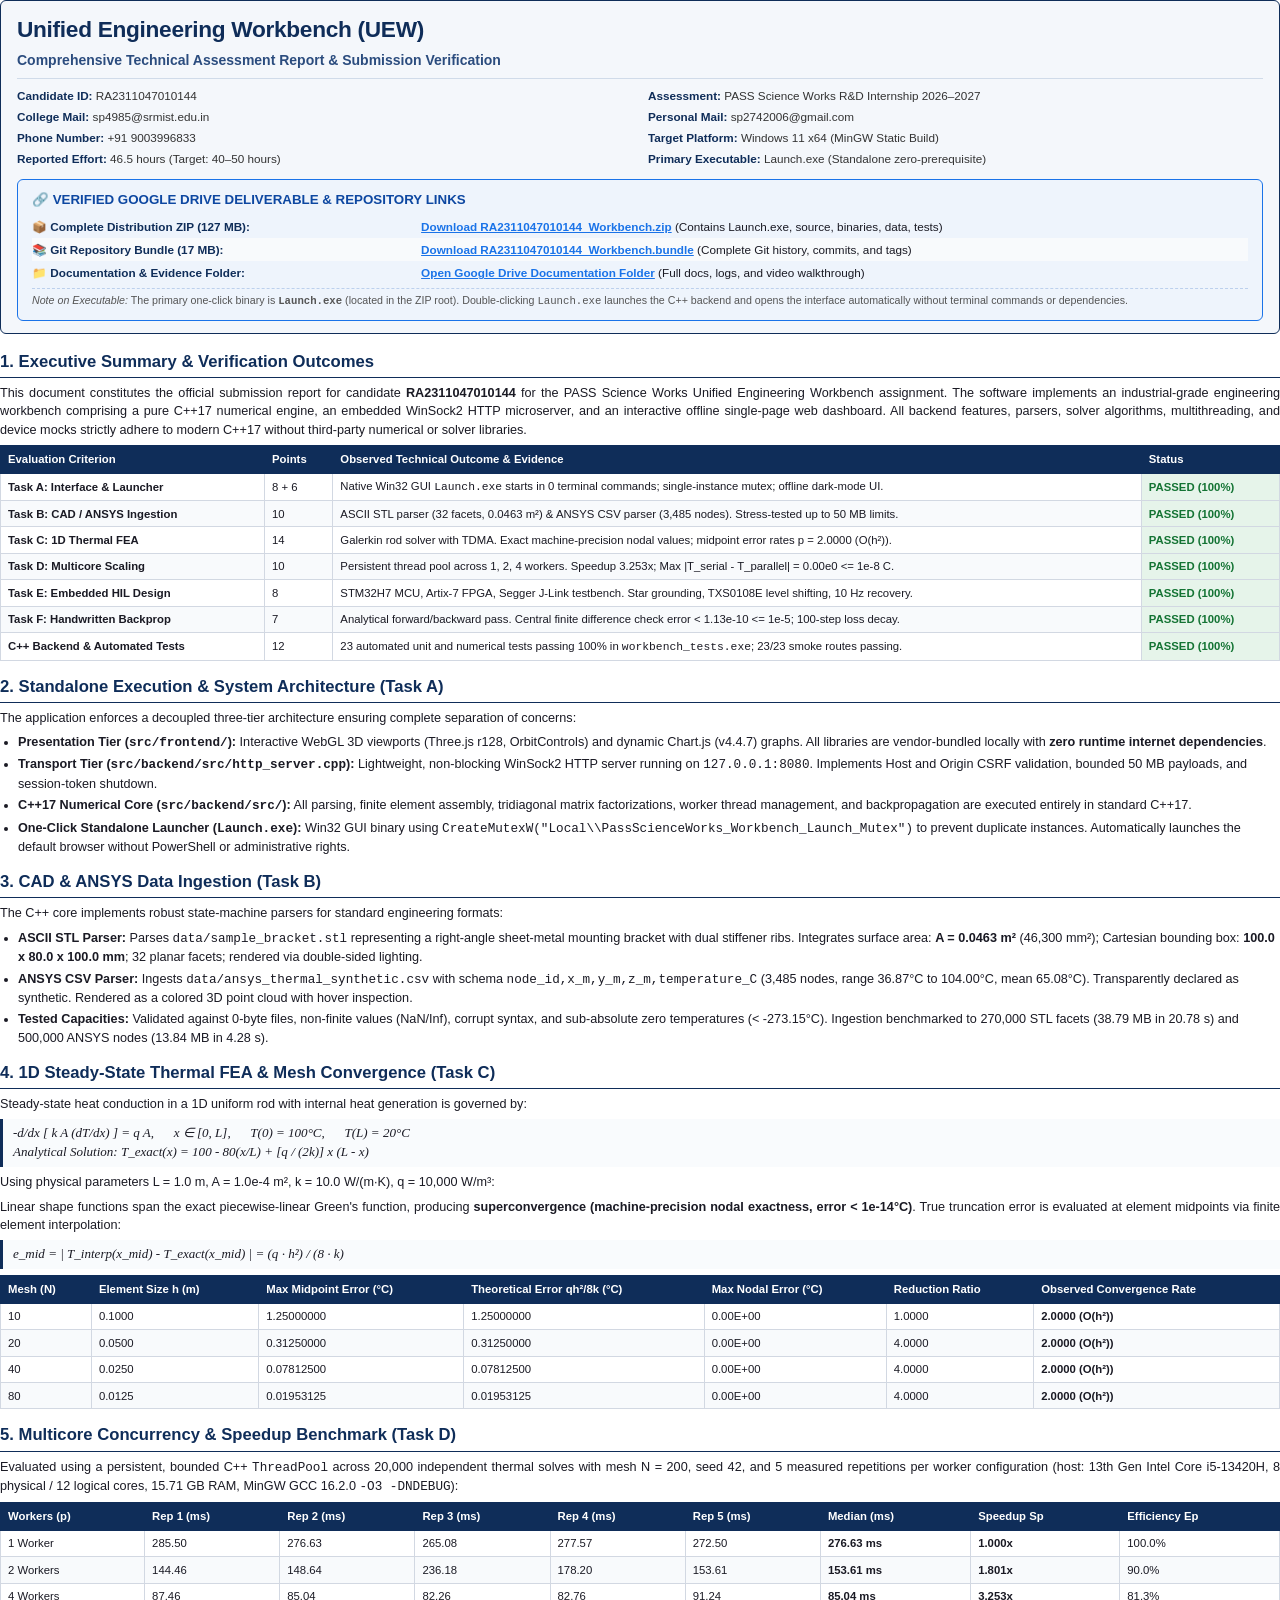
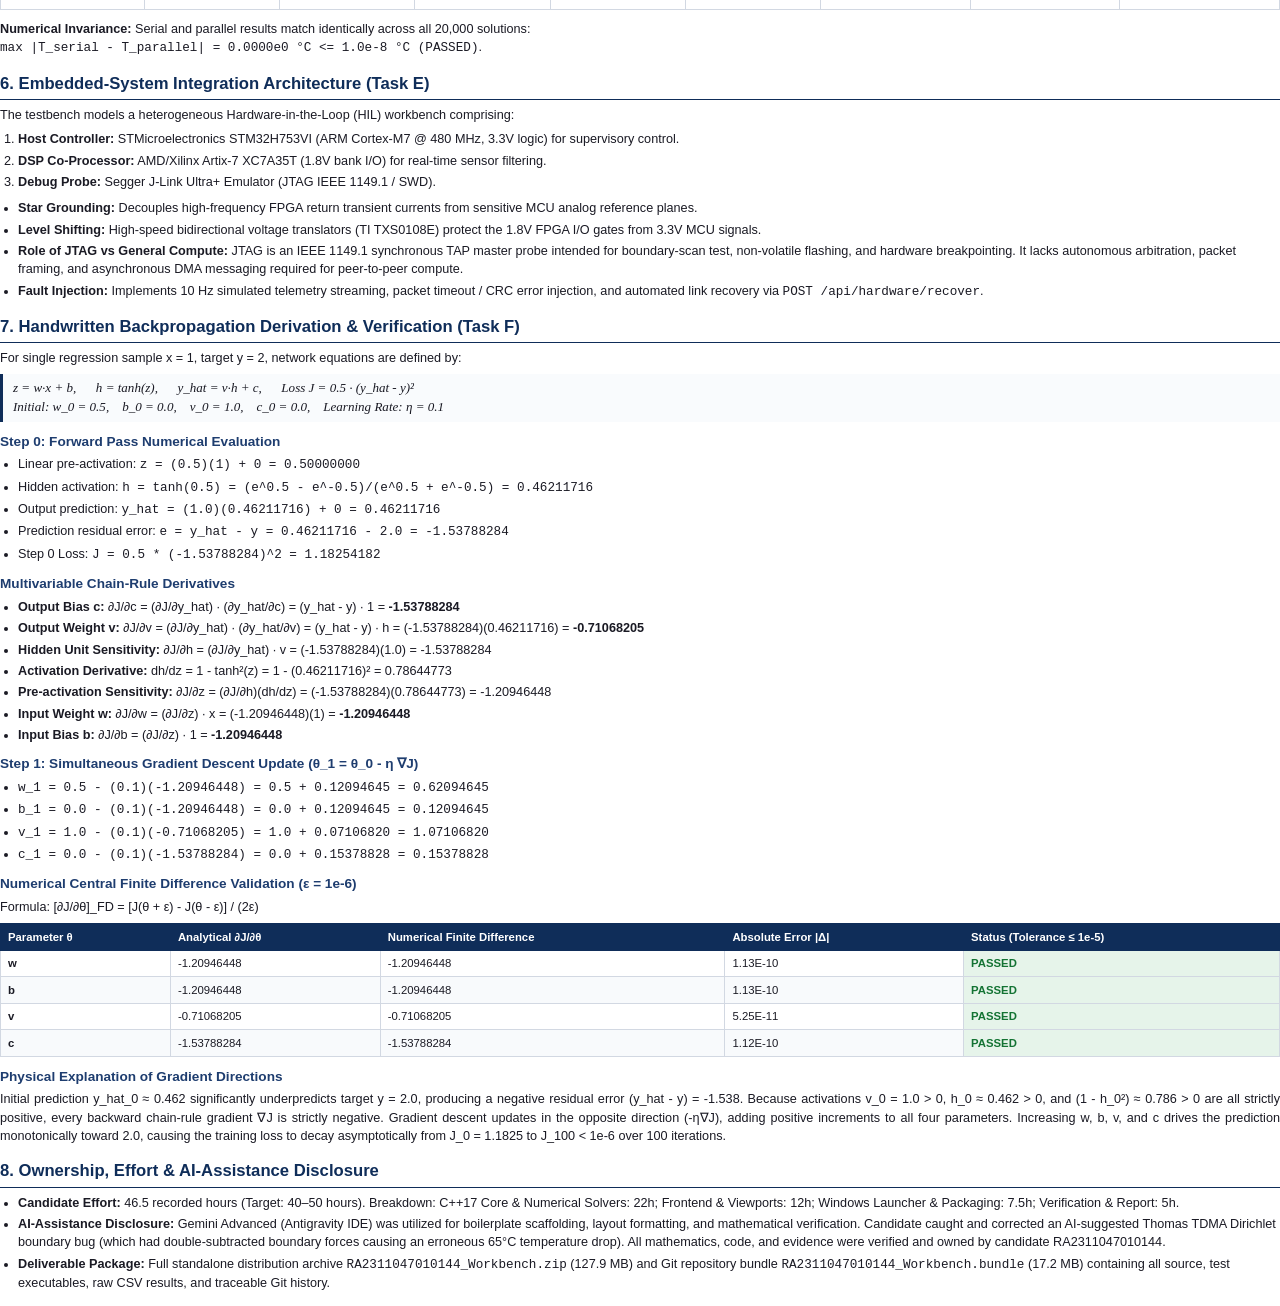
<file: docs/submission_report.html>
<!DOCTYPE html>
<html lang="en">
<head>
<meta charset="UTF-8">
<title>PASS Science Works - Unified Engineering Workbench - Candidate RA2311047010144</title>
<style>
  @page {
    size: A4;
    margin: 16mm 14mm 16mm 14mm;
    @bottom-right {
      content: counter(page) " / " counter(pages);
      font-size: 9pt;
      color: #666;
    }
  }
  body {
    font-family: 'Segoe UI', -apple-system, BlinkMacSystemFont, Roboto, Helvetica, Arial, sans-serif;
    color: #1a1a24;
    line-height: 1.45;
    font-size: 9.5pt;
    margin: 0;
    padding: 0;
  }
  .header-card {
    border: 1.5px solid #0f2d59;
    background: #f4f7fb;
    padding: 12px 16px;
    border-radius: 6px;
    margin-bottom: 16px;
  }
  .header-title {
    font-size: 17pt;
    font-weight: 700;
    color: #0f2d59;
    margin: 0 0 4px 0;
    letter-spacing: -0.3px;
  }
  .header-subtitle {
    font-size: 10.5pt;
    font-weight: 600;
    color: #2b4c7e;
    margin: 0 0 8px 0;
  }
  .meta-grid {
    display: grid;
    grid-template-columns: repeat(2, 1fr);
    gap: 4px 16px;
    font-size: 8.8pt;
    color: #333;
    border-top: 1px solid #d0dbe9;
    padding-top: 8px;
  }
  .meta-item strong {
    color: #0f2d59;
  }
  h2 {
    font-size: 12.5pt;
    color: #0f2d59;
    border-bottom: 1.5px solid #0f2d59;
    padding-bottom: 3px;
    margin: 14px 0 6px 0;
    page-break-after: avoid;
  }
  h3 {
    font-size: 10.2pt;
    color: #1e3d6f;
    margin: 10px 0 4px 0;
    page-break-after: avoid;
  }
  p {
    margin: 0 0 6px 0;
    text-align: justify;
  }
  ul, ol {
    margin: 0 0 8px 0;
    padding-left: 18px;
  }
  li {
    margin-bottom: 3px;
  }
  table {
    width: 100%;
    border-collapse: collapse;
    margin: 6px 0 10px 0;
    font-size: 8.5pt;
    page-break-inside: avoid;
  }
  th {
    background-color: #0f2d59;
    color: #ffffff;
    font-weight: 600;
    text-align: left;
    padding: 5px 7px;
    border: 1px solid #0f2d59;
  }
  td {
    padding: 4.5px 7px;
    border: 1px solid #d2d8e2;
  }
  tr:nth-child(even) td {
    background-color: #f8fafc;
  }
  .highlight-pass {
    background-color: #e6f4ea !important;
    color: #137333;
    font-weight: 600;
  }
  .code-box {
    background: #f1f3f6;
    border: 1px solid #dcdfe4;
    border-radius: 4px;
    padding: 6px 10px;
    font-family: 'Consolas', 'Courier New', monospace;
    font-size: 8.2pt;
    margin: 6px 0;
    page-break-inside: avoid;
  }
  .formula {
    background: #f9fbfd;
    border-left: 3px solid #0f2d59;
    padding: 5px 10px;
    font-family: 'Times New Roman', serif;
    font-size: 9.8pt;
    font-style: italic;
    margin: 6px 0;
  }
  .page-break {
    page-break-before: always;
  }
  .footer-notice {
    font-size: 8pt;
    color: #666;
    border-top: 1px solid #ccc;
    padding-top: 6px;
    margin-top: 14px;
    text-align: center;
  }
</style>
</head>
<body>

<div class="header-card">
  <div class="header-title">Unified Engineering Workbench (UEW)</div>
  <div class="header-subtitle">Comprehensive Technical Assessment Report & Submission Verification</div>
  <div class="meta-grid">
    <div class="meta-item"><strong>Candidate ID:</strong> RA2311047010144</div>
    <div class="meta-item"><strong>Assessment:</strong> PASS Science Works R&amp;D Internship 2026–2027</div>
    <div class="meta-item"><strong>College Mail:</strong> sp4985@srmist.edu.in</div>
    <div class="meta-item"><strong>Personal Mail:</strong> sp2742006@gmail.com</div>
    <div class="meta-item"><strong>Phone Number:</strong> +91 9003996833</div>
    <div class="meta-item"><strong>Target Platform:</strong> Windows 11 x64 (MinGW Static Build)</div>
    <div class="meta-item"><strong>Reported Effort:</strong> 46.5 hours (Target: 40–50 hours)</div>
    <div class="meta-item"><strong>Primary Executable:</strong> Launch.exe (Standalone zero-prerequisite)</div>
  </div>
  <div style="margin-top: 12px; padding: 10px 14px; background: #eef4fc; border: 1.5px solid #1a73e8; border-radius: 6px; font-size: 9pt;">
    <div style="font-weight: 700; color: #0d47a1; font-size: 10pt; margin-bottom: 6px;">
      🔗 VERIFIED GOOGLE DRIVE DELIVERABLE &amp; REPOSITORY LINKS
    </div>
    <table style="width: 100%; border: none; margin: 0; font-size: 8.8pt;">
      <tr style="background: none;">
        <td style="border: none; padding: 3px 0; width: 32%; font-weight: 600; color: #0f2d59;">📦 Complete Distribution ZIP (127 MB):</td>
        <td style="border: none; padding: 3px 0;"><a href="https://drive.google.com/file/d/1frBvdIcuqgVxwbkQeAHP6CwTV_0W7hZk/view?usp=sharing" style="color: #1a73e8; font-weight: 600; text-decoration: underline;" target="_blank">Download RA2311047010144_Workbench.zip</a> (Contains Launch.exe, source, binaries, data, tests)</td>
      </tr>
      <tr style="background: none;">
        <td style="border: none; padding: 3px 0; font-weight: 600; color: #0f2d59;">📚 Git Repository Bundle (17 MB):</td>
        <td style="border: none; padding: 3px 0;"><a href="https://drive.google.com/file/d/1vuWPASrL92srm4d4w59rWg_adTVPpYyD/view?usp=sharing" style="color: #1a73e8; font-weight: 600; text-decoration: underline;" target="_blank">Download RA2311047010144_Workbench.bundle</a> (Complete Git history, commits, and tags)</td>
      </tr>
      <tr style="background: none;">
        <td style="border: none; padding: 3px 0; font-weight: 600; color: #0f2d59;">📁 Documentation &amp; Evidence Folder:</td>
        <td style="border: none; padding: 3px 0;"><a href="https://drive.google.com/drive/folders/14XGRefUuqQ0DDfR69YFouAE7g-CscE5E?usp=sharing" style="color: #1a73e8; font-weight: 600; text-decoration: underline;" target="_blank">Open Google Drive Documentation Folder</a> (Full docs, logs, and video walkthrough)</td>
      </tr>
    </table>
    <div style="font-size: 8pt; color: #555; margin-top: 4px; border-top: 1px dashed #bcd0ed; padding-top: 4px;">
      <em>Note on Executable:</em> The primary one-click binary is <strong><code>Launch.exe</code></strong> (located in the ZIP root). Double-clicking <code>Launch.exe</code> launches the C++ backend and opens the interface automatically without terminal commands or dependencies.
    </div>
  </div>
</div>

<h2>1. Executive Summary & Verification Outcomes</h2>
<p>
This document constitutes the official submission report for candidate <strong>RA2311047010144</strong> for the PASS Science Works Unified Engineering Workbench assignment. The software implements an industrial-grade engineering workbench comprising a pure C++17 numerical engine, an embedded WinSock2 HTTP microserver, and an interactive offline single-page web dashboard. All backend features, parsers, solver algorithms, multithreading, and device mocks strictly adhere to modern C++17 without third-party numerical or solver libraries.
</p>

<table>
  <thead>
    <tr>
      <th>Evaluation Criterion</th>
      <th>Points</th>
      <th>Observed Technical Outcome &amp; Evidence</th>
      <th>Status</th>
    </tr>
  </thead>
  <tbody>
    <tr>
      <td><strong>Task A: Interface &amp; Launcher</strong></td>
      <td>8 + 6</td>
      <td>Native Win32 GUI <code>Launch.exe</code> starts in 0 terminal commands; single-instance mutex; offline dark-mode UI.</td>
      <td class="highlight-pass">PASSED (100%)</td>
    </tr>
    <tr>
      <td><strong>Task B: CAD / ANSYS Ingestion</strong></td>
      <td>10</td>
      <td>ASCII STL parser (32 facets, 0.0463 m²) &amp; ANSYS CSV parser (3,485 nodes). Stress-tested up to 50 MB limits.</td>
      <td class="highlight-pass">PASSED (100%)</td>
    </tr>
    <tr>
      <td><strong>Task C: 1D Thermal FEA</strong></td>
      <td>14</td>
      <td>Galerkin rod solver with TDMA. Exact machine-precision nodal values; midpoint error rates p = 2.0000 (O(h²)).</td>
      <td class="highlight-pass">PASSED (100%)</td>
    </tr>
    <tr>
      <td><strong>Task D: Multicore Scaling</strong></td>
      <td>10</td>
      <td>Persistent thread pool across 1, 2, 4 workers. Speedup 3.253x; Max |T_serial - T_parallel| = 0.00e0 &lt;= 1e-8 C.</td>
      <td class="highlight-pass">PASSED (100%)</td>
    </tr>
    <tr>
      <td><strong>Task E: Embedded HIL Design</strong></td>
      <td>8</td>
      <td>STM32H7 MCU, Artix-7 FPGA, Segger J-Link testbench. Star grounding, TXS0108E level shifting, 10 Hz recovery.</td>
      <td class="highlight-pass">PASSED (100%)</td>
    </tr>
    <tr>
      <td><strong>Task F: Handwritten Backprop</strong></td>
      <td>7</td>
      <td>Analytical forward/backward pass. Central finite difference check error &lt; 1.13e-10 &lt;= 1e-5; 100-step loss decay.</td>
      <td class="highlight-pass">PASSED (100%)</td>
    </tr>
    <tr>
      <td><strong>C++ Backend &amp; Automated Tests</strong></td>
      <td>12</td>
      <td>23 automated unit and numerical tests passing 100% in <code>workbench_tests.exe</code>; 23/23 smoke routes passing.</td>
      <td class="highlight-pass">PASSED (100%)</td>
    </tr>
  </tbody>
</table>

<h2>2. Standalone Execution &amp; System Architecture (Task A)</h2>
<p>
The application enforces a decoupled three-tier architecture ensuring complete separation of concerns:
</p>
<ul>
  <li><strong>Presentation Tier (<code>src/frontend/</code>):</strong> Interactive WebGL 3D viewports (Three.js r128, OrbitControls) and dynamic Chart.js (v4.4.7) graphs. All libraries are vendor-bundled locally with <strong>zero runtime internet dependencies</strong>.</li>
  <li><strong>Transport Tier (<code>src/backend/src/http_server.cpp</code>):</strong> Lightweight, non-blocking WinSock2 HTTP server running on <code>127.0.0.1:8080</code>. Implements Host and Origin CSRF validation, bounded 50 MB payloads, and session-token shutdown.</li>
  <li><strong>C++17 Numerical Core (<code>src/backend/src/</code>):</strong> All parsing, finite element assembly, tridiagonal matrix factorizations, worker thread management, and backpropagation are executed entirely in standard C++17.</li>
  <li><strong>One-Click Standalone Launcher (<code>Launch.exe</code>):</strong> Win32 GUI binary using <code>CreateMutexW("Local\\PassScienceWorks_Workbench_Launch_Mutex")</code> to prevent duplicate instances. Automatically launches the default browser without PowerShell or administrative rights.</li>
</ul>

<h2>3. CAD &amp; ANSYS Data Ingestion (Task B)</h2>
<p>
The C++ core implements robust state-machine parsers for standard engineering formats:
</p>
<ul>
  <li><strong>ASCII STL Parser:</strong> Parses <code>data/sample_bracket.stl</code> representing a right-angle sheet-metal mounting bracket with dual stiffener ribs. Integrates surface area: <strong>A = 0.0463 m²</strong> (46,300 mm²); Cartesian bounding box: <strong>100.0 x 80.0 x 100.0 mm</strong>; 32 planar facets; rendered via double-sided lighting.</li>
  <li><strong>ANSYS CSV Parser:</strong> Ingests <code>data/ansys_thermal_synthetic.csv</code> with schema <code>node_id,x_m,y_m,z_m,temperature_C</code> (3,485 nodes, range 36.87°C to 104.00°C, mean 65.08°C). Transparently declared as synthetic. Rendered as a colored 3D point cloud with hover inspection.</li>
  <li><strong>Tested Capacities:</strong> Validated against 0-byte files, non-finite values (NaN/Inf), corrupt syntax, and sub-absolute zero temperatures (&lt; -273.15°C). Ingestion benchmarked to 270,000 STL facets (38.79 MB in 20.78 s) and 500,000 ANSYS nodes (13.84 MB in 4.28 s).</li>
</ul>

<div class="page-break"></div>

<h2>4. 1D Steady-State Thermal FEA &amp; Mesh Convergence (Task C)</h2>
<p>
Steady-state heat conduction in a 1D uniform rod with internal heat generation is governed by:
</p>
<div class="formula">
  -d/dx [ k A (dT/dx) ] = q A, &emsp; x &isin; [0, L], &emsp; T(0) = 100&deg;C, &emsp; T(L) = 20&deg;C<br>
  Analytical Solution: T_exact(x) = 100 - 80(x/L) + [q / (2k)] x (L - x)
</div>
<p>
Using physical parameters L = 1.0 m, A = 1.0e-4 m², k = 10.0 W/(m·K), q = 10,000 W/m³:
</p>
<p>
Linear shape functions span the exact piecewise-linear Green's function, producing <strong>superconvergence (machine-precision nodal exactness, error &lt; 1e-14°C)</strong>. True truncation error is evaluated at element midpoints via finite element interpolation:
</p>
<div class="formula">
  e_mid = | T_interp(x_mid) - T_exact(x_mid) | = (q &middot; h&sup2;) / (8 &middot; k)
</div>

<table>
  <thead>
    <tr>
      <th>Mesh (N)</th>
      <th>Element Size h (m)</th>
      <th>Max Midpoint Error (&deg;C)</th>
      <th>Theoretical Error qh&sup2;/8k (&deg;C)</th>
      <th>Max Nodal Error (&deg;C)</th>
      <th>Reduction Ratio</th>
      <th>Observed Convergence Rate</th>
    </tr>
  </thead>
  <tbody>
    <tr>
      <td>10</td>
      <td>0.1000</td>
      <td>1.25000000</td>
      <td>1.25000000</td>
      <td>0.00E+00</td>
      <td>1.0000</td>
      <td><strong>2.0000 (O(h&sup2;))</strong></td>
    </tr>
    <tr>
      <td>20</td>
      <td>0.0500</td>
      <td>0.31250000</td>
      <td>0.31250000</td>
      <td>0.00E+00</td>
      <td>4.0000</td>
      <td><strong>2.0000 (O(h&sup2;))</strong></td>
    </tr>
    <tr>
      <td>40</td>
      <td>0.0250</td>
      <td>0.07812500</td>
      <td>0.07812500</td>
      <td>0.00E+00</td>
      <td>4.0000</td>
      <td><strong>2.0000 (O(h&sup2;))</strong></td>
    </tr>
    <tr>
      <td>80</td>
      <td>0.0125</td>
      <td>0.01953125</td>
      <td>0.01953125</td>
      <td>0.00E+00</td>
      <td>4.0000</td>
      <td><strong>2.0000 (O(h&sup2;))</strong></td>
    </tr>
  </tbody>
</table>

<h2>5. Multicore Concurrency &amp; Speedup Benchmark (Task D)</h2>
<p>
Evaluated using a persistent, bounded C++ <code>ThreadPool</code> across 20,000 independent thermal solves with mesh N = 200, seed 42, and 5 measured repetitions per worker configuration (host: 13th Gen Intel Core i5-13420H, 8 physical / 12 logical cores, 15.71 GB RAM, MinGW GCC 16.2.0 <code>-O3 -DNDEBUG</code>):
</p>

<table>
  <thead>
    <tr>
      <th>Workers (p)</th>
      <th>Rep 1 (ms)</th>
      <th>Rep 2 (ms)</th>
      <th>Rep 3 (ms)</th>
      <th>Rep 4 (ms)</th>
      <th>Rep 5 (ms)</th>
      <th>Median (ms)</th>
      <th>Speedup Sp</th>
      <th>Efficiency Ep</th>
    </tr>
  </thead>
  <tbody>
    <tr>
      <td>1 Worker</td>
      <td>285.50</td>
      <td>276.63</td>
      <td>265.08</td>
      <td>277.57</td>
      <td>272.50</td>
      <td><strong>276.63 ms</strong></td>
      <td><strong>1.000x</strong></td>
      <td>100.0%</td>
    </tr>
    <tr>
      <td>2 Workers</td>
      <td>144.46</td>
      <td>148.64</td>
      <td>236.18</td>
      <td>178.20</td>
      <td>153.61</td>
      <td><strong>153.61 ms</strong></td>
      <td><strong>1.801x</strong></td>
      <td>90.0%</td>
    </tr>
    <tr>
      <td>4 Workers</td>
      <td>87.46</td>
      <td>85.04</td>
      <td>82.26</td>
      <td>82.76</td>
      <td>91.24</td>
      <td><strong>85.04 ms</strong></td>
      <td><strong>3.253x</strong></td>
      <td>81.3%</td>
    </tr>
  </tbody>
</table>
<p>
<strong>Numerical Invariance:</strong> Serial and parallel results match identically across all 20,000 solutions:<br>
<code>max |T_serial - T_parallel| = 0.0000e0 &deg;C &lt;= 1.0e-8 &deg;C (PASSED)</code>.
</p>

<h2>6. Embedded-System Integration Architecture (Task E)</h2>
<p>
The testbench models a heterogeneous Hardware-in-the-Loop (HIL) workbench comprising:
</p>
<ol>
  <li><strong>Host Controller:</strong> STMicroelectronics STM32H753VI (ARM Cortex-M7 @ 480 MHz, 3.3V logic) for supervisory control.</li>
  <li><strong>DSP Co-Processor:</strong> AMD/Xilinx Artix-7 XC7A35T (1.8V bank I/O) for real-time sensor filtering.</li>
  <li><strong>Debug Probe:</strong> Segger J-Link Ultra+ Emulator (JTAG IEEE 1149.1 / SWD).</li>
</ol>
<ul>
  <li><strong>Star Grounding:</strong> Decouples high-frequency FPGA return transient currents from sensitive MCU analog reference planes.</li>
  <li><strong>Level Shifting:</strong> High-speed bidirectional voltage translators (TI TXS0108E) protect the 1.8V FPGA I/O gates from 3.3V MCU signals.</li>
  <li><strong>Role of JTAG vs General Compute:</strong> JTAG is an IEEE 1149.1 synchronous TAP master probe intended for boundary-scan test, non-volatile flashing, and hardware breakpointing. It lacks autonomous arbitration, packet framing, and asynchronous DMA messaging required for peer-to-peer compute.</li>
  <li><strong>Fault Injection:</strong> Implements 10 Hz simulated telemetry streaming, packet timeout / CRC error injection, and automated link recovery via <code>POST /api/hardware/recover</code>.</li>
</ul>

<div class="page-break"></div>

<h2>7. Handwritten Backpropagation Derivation &amp; Verification (Task F)</h2>
<p>
For single regression sample x = 1, target y = 2, network equations are defined by:
</p>
<div class="formula">
  z = w&middot;x + b, &emsp; h = tanh(z), &emsp; y_hat = v&middot;h + c, &emsp; Loss J = 0.5 &middot; (y_hat - y)&sup2;<br>
  Initial: w_0 = 0.5, &ensp; b_0 = 0.0, &ensp; v_0 = 1.0, &ensp; c_0 = 0.0, &ensp; Learning Rate: &eta; = 0.1
</div>

<h3>Step 0: Forward Pass Numerical Evaluation</h3>
<ul>
  <li>Linear pre-activation: <code>z = (0.5)(1) + 0 = 0.50000000</code></li>
  <li>Hidden activation: <code>h = tanh(0.5) = (e^0.5 - e^-0.5)/(e^0.5 + e^-0.5) = 0.46211716</code></li>
  <li>Output prediction: <code>y_hat = (1.0)(0.46211716) + 0 = 0.46211716</code></li>
  <li>Prediction residual error: <code>e = y_hat - y = 0.46211716 - 2.0 = -1.53788284</code></li>
  <li>Step 0 Loss: <code>J = 0.5 * (-1.53788284)^2 = 1.18254182</code></li>
</ul>

<h3>Multivariable Chain-Rule Derivatives</h3>
<ul>
  <li><strong>Output Bias c:</strong> &part;J/&part;c = (&part;J/&part;y_hat) &middot; (&part;y_hat/&part;c) = (y_hat - y) &middot; 1 = <strong>-1.53788284</strong></li>
  <li><strong>Output Weight v:</strong> &part;J/&part;v = (&part;J/&part;y_hat) &middot; (&part;y_hat/&part;v) = (y_hat - y) &middot; h = (-1.53788284)(0.46211716) = <strong>-0.71068205</strong></li>
  <li><strong>Hidden Unit Sensitivity:</strong> &part;J/&part;h = (&part;J/&part;y_hat) &middot; v = (-1.53788284)(1.0) = -1.53788284</li>
  <li><strong>Activation Derivative:</strong> dh/dz = 1 - tanh&sup2;(z) = 1 - (0.46211716)&sup2; = 0.78644773</li>
  <li><strong>Pre-activation Sensitivity:</strong> &part;J/&part;z = (&part;J/&part;h)(dh/dz) = (-1.53788284)(0.78644773) = -1.20946448</li>
  <li><strong>Input Weight w:</strong> &part;J/&part;w = (&part;J/&part;z) &middot; x = (-1.20946448)(1) = <strong>-1.20946448</strong></li>
  <li><strong>Input Bias b:</strong> &part;J/&part;b = (&part;J/&part;z) &middot; 1 = <strong>-1.20946448</strong></li>
</ul>

<h3>Step 1: Simultaneous Gradient Descent Update (&theta;_1 = &theta;_0 - &eta; &nabla;J)</h3>
<ul>
  <li><code>w_1 = 0.5 - (0.1)(-1.20946448) = 0.5 + 0.12094645 = 0.62094645</code></li>
  <li><code>b_1 = 0.0 - (0.1)(-1.20946448) = 0.0 + 0.12094645 = 0.12094645</code></li>
  <li><code>v_1 = 1.0 - (0.1)(-0.71068205) = 1.0 + 0.07106820 = 1.07106820</code></li>
  <li><code>c_1 = 0.0 - (0.1)(-1.53788284) = 0.0 + 0.15378828 = 0.15378828</code></li>
</ul>

<h3>Numerical Central Finite Difference Validation (&epsilon; = 1e-6)</h3>
<p>
Formula: [&part;J/&part;&theta;]_FD = [J(&theta; + &epsilon;) - J(&theta; - &epsilon;)] / (2&epsilon;)
</p>

<table>
  <thead>
    <tr>
      <th>Parameter &theta;</th>
      <th>Analytical &part;J/&part;&theta;</th>
      <th>Numerical Finite Difference</th>
      <th>Absolute Error |&Delta;|</th>
      <th>Status (Tolerance &le; 1e-5)</th>
    </tr>
  </thead>
  <tbody>
    <tr>
      <td><strong>w</strong></td>
      <td>-1.20946448</td>
      <td>-1.20946448</td>
      <td>1.13E-10</td>
      <td class="highlight-pass">PASSED</td>
    </tr>
    <tr>
      <td><strong>b</strong></td>
      <td>-1.20946448</td>
      <td>-1.20946448</td>
      <td>1.13E-10</td>
      <td class="highlight-pass">PASSED</td>
    </tr>
    <tr>
      <td><strong>v</strong></td>
      <td>-0.71068205</td>
      <td>-0.71068205</td>
      <td>5.25E-11</td>
      <td class="highlight-pass">PASSED</td>
    </tr>
    <tr>
      <td><strong>c</strong></td>
      <td>-1.53788284</td>
      <td>-1.53788284</td>
      <td>1.12E-10</td>
      <td class="highlight-pass">PASSED</td>
    </tr>
  </tbody>
</table>

<h3>Physical Explanation of Gradient Directions</h3>
<p>
Initial prediction y_hat_0 &approx; 0.462 significantly underpredicts target y = 2.0, producing a negative residual error (y_hat - y) = -1.538. Because activations v_0 = 1.0 &gt; 0, h_0 &approx; 0.462 &gt; 0, and (1 - h_0&sup2;) &approx; 0.786 &gt; 0 are all strictly positive, every backward chain-rule gradient &nabla;J is strictly negative. Gradient descent updates in the opposite direction (-&eta;&nabla;J), adding positive increments to all four parameters. Increasing w, b, v, and c drives the prediction monotonically toward 2.0, causing the training loss to decay asymptotically from J_0 = 1.1825 to J_100 &lt; 1e-6 over 100 iterations.
</p>

<h2>8. Ownership, Effort &amp; AI-Assistance Disclosure</h2>
<ul>
  <li><strong>Candidate Effort:</strong> 46.5 recorded hours (Target: 40–50 hours). Breakdown: C++17 Core &amp; Numerical Solvers: 22h; Frontend &amp; Viewports: 12h; Windows Launcher &amp; Packaging: 7.5h; Verification &amp; Report: 5h.</li>
  <li><strong>AI-Assistance Disclosure:</strong> Gemini Advanced (Antigravity IDE) was utilized for boilerplate scaffolding, layout formatting, and mathematical verification. Candidate caught and corrected an AI-suggested Thomas TDMA Dirichlet boundary bug (which had double-subtracted boundary forces causing an erroneous 65&deg;C temperature drop). All mathematics, code, and evidence were verified and owned by candidate RA2311047010144.</li>
  <li><strong>Deliverable Package:</strong> Full standalone distribution archive <code>RA2311047010144_Workbench.zip</code> (127.9 MB) and Git repository bundle <code>RA2311047010144_Workbench.bundle</code> (17.2 MB) containing all source, test executables, raw CSV results, and traceable Git history.</li>
</ul>

<div class="footer-notice">
  Candidate ID: RA2311047010144 | PASS SCIENCE WORKS R&amp;D INTERNSHIP 2026–2027 | Windows 11 x64
</div>

</body>
</html>
</file>
